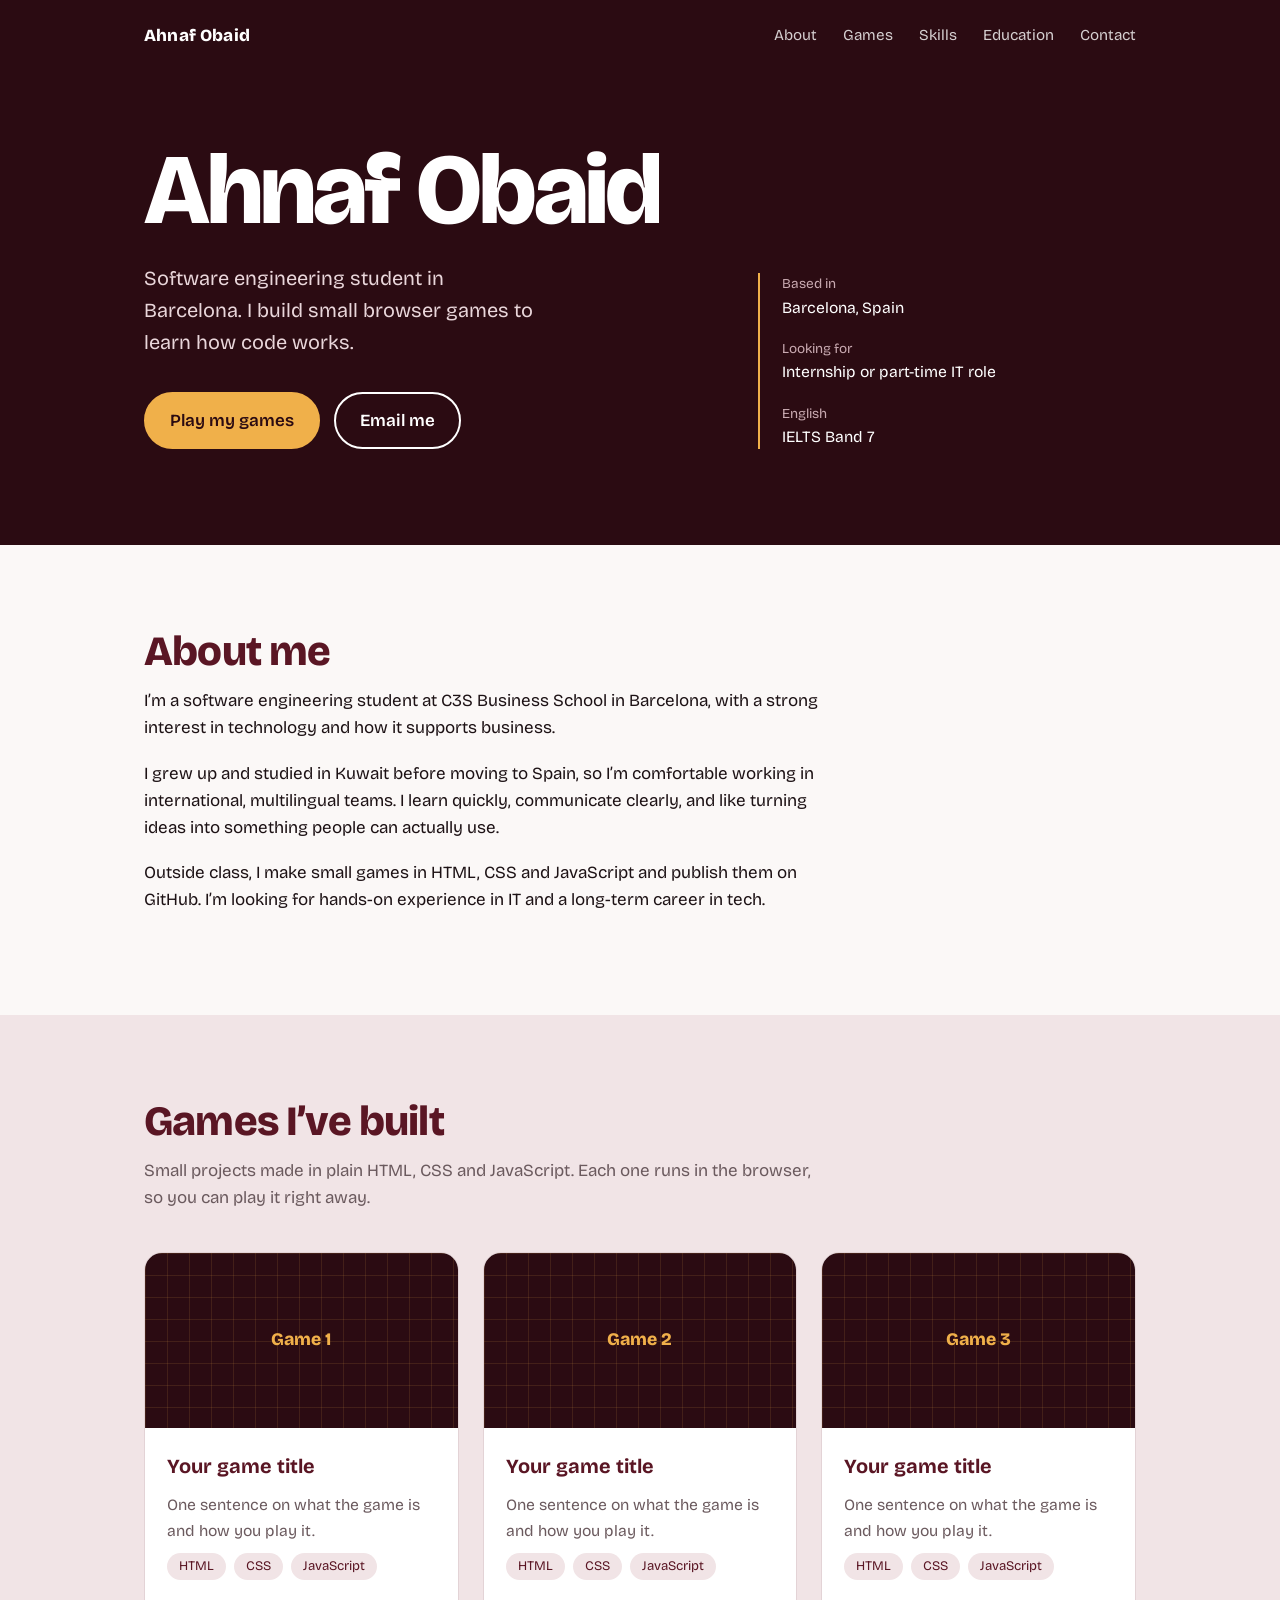
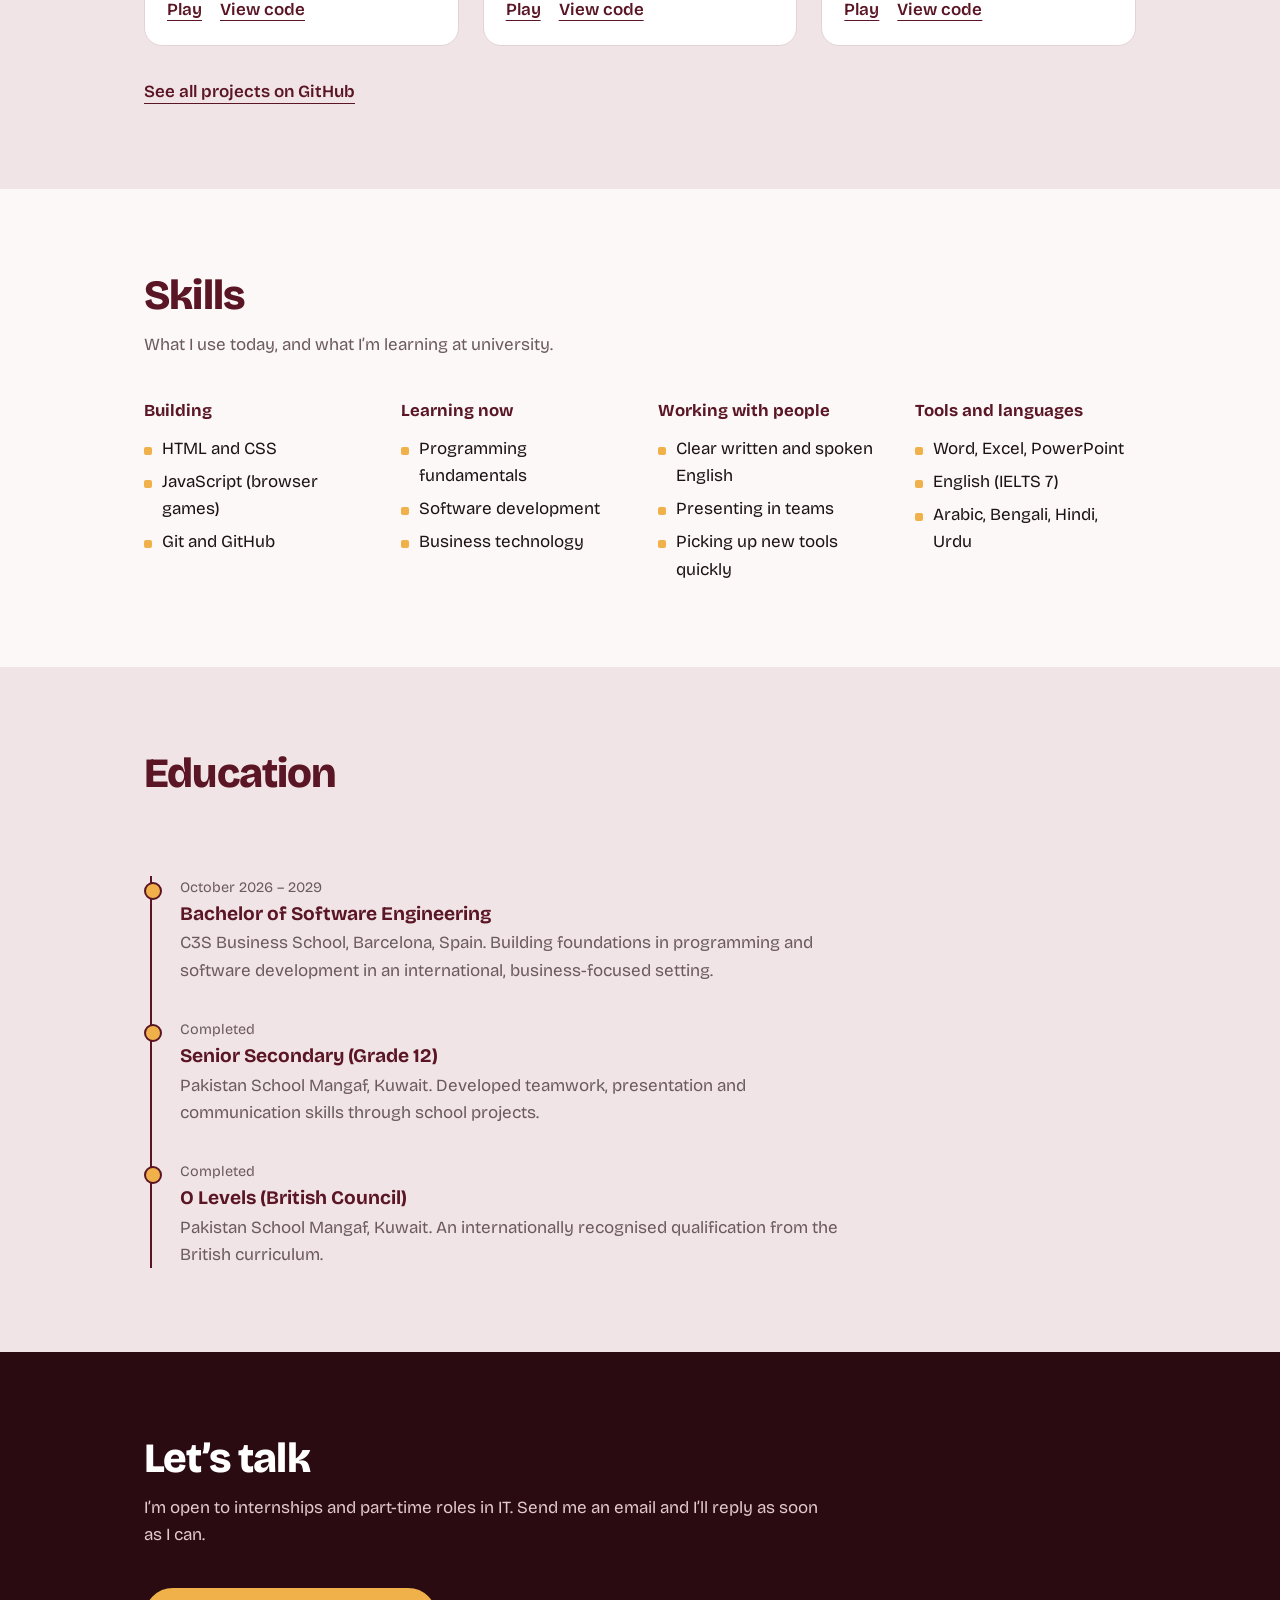
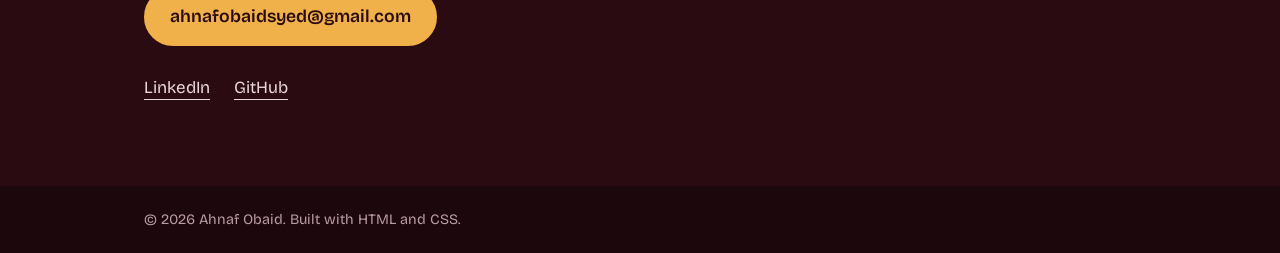
<file: index.html>
<!DOCTYPE html>
<html lang="en">
<head>
<meta charset="utf-8">
<meta name="viewport" content="width=device-width, initial-scale=1">
<title>Ahnaf Obaid – Software Engineering Student</title>
<meta name="description" content="Software engineering student in Barcelona building small browser games with HTML, CSS and JavaScript. Open to internships and part-time IT roles.">
<link rel="icon" type="image/jpeg" href="favicon.jpeg">
<link rel="apple-touch-icon" href="favicon.jpeg">
<link rel="preconnect" href="https://fonts.googleapis.com">
<link rel="preconnect" href="https://fonts.gstatic.com" crossorigin>
<link href="https://fonts.googleapis.com/css2?family=Bricolage+Grotesque:opsz,wght@12..96,400;12..96,600;12..96,800&display=swap" rel="stylesheet">
<style>
:root{
  --wine:#2b0b12; --burgundy:#5a1624; --rose:#f1e4e6; --paper:#fbf8f7;
  --ink:#1d1215; --muted:#6b5a5e; --amber:#f0b04a; --line:#e3d3d6;
  --font:"Bricolage Grotesque",system-ui,-apple-system,"Segoe UI",Roboto,Arial,sans-serif;
}
*{box-sizing:border-box;margin:0;padding:0}
html{scroll-behavior:smooth}
body{font-family:var(--font);background:var(--paper);color:var(--ink);line-height:1.6;font-size:1.0625rem}
a{color:inherit}
:focus-visible{outline:3px solid var(--amber);outline-offset:3px;border-radius:4px}
.wrap{max-width:1040px;margin:0 auto;padding:0 24px}

/* header */
header{background:var(--wine);color:#fff}
nav{display:flex;justify-content:space-between;align-items:center;padding:22px 0}
nav .logo{font-weight:800;letter-spacing:.01em;text-decoration:none}
nav ul{display:flex;gap:26px;list-style:none;font-size:.95rem}
nav ul a{text-decoration:none;opacity:.8}
nav ul a:hover{opacity:1;text-decoration:underline;text-underline-offset:6px}

/* hero */
.hero{padding:72px 0 96px;display:grid;grid-template-columns:1.5fr 1fr;gap:48px;align-items:end}
.hero h1{font-size:clamp(3rem,9vw,6.25rem);line-height:.95;font-weight:800;letter-spacing:-.03em}
.hero .role{margin-top:24px;font-size:1.25rem;max-width:30ch;color:#e9d6da}
.cta{display:flex;gap:14px;margin-top:34px;flex-wrap:wrap}
.btn{display:inline-block;padding:13px 24px;border-radius:999px;font-weight:600;text-decoration:none;border:2px solid #fff;transition:background .15s,color .15s}
.btn.solid{background:var(--amber);border-color:var(--amber);color:var(--wine)}
.btn.solid:hover{background:#fff;border-color:#fff}
.btn.ghost:hover{background:#fff;color:var(--wine)}
.facts{border-left:2px solid var(--amber);padding-left:22px;display:grid;gap:18px;font-size:.98rem}
.facts dt{color:#c9aab1;font-size:.85rem}
.facts dd{color:#fff}

/* sections */
section{padding:84px 0}
section.tint{background:var(--rose)}
h2{font-size:clamp(1.9rem,4vw,2.6rem);line-height:1.1;letter-spacing:-.02em;font-weight:800;margin-bottom:12px;color:var(--burgundy)}
.lead{max-width:62ch;color:var(--muted);margin-bottom:40px}
.about p{max-width:64ch;margin-bottom:18px}

/* games */
.games{display:grid;grid-template-columns:repeat(auto-fit,minmax(280px,1fr));gap:24px}
.game{background:#fff;border:1px solid var(--line);border-radius:18px;overflow:hidden;display:flex;flex-direction:column}
.game .screen{aspect-ratio:16/9;background:var(--wine);display:grid;place-items:center;color:var(--amber);font-weight:800;font-size:1.1rem;
  background-image:linear-gradient(rgba(240,176,74,.12) 1px,transparent 1px),linear-gradient(90deg,rgba(240,176,74,.12) 1px,transparent 1px);background-size:22px 22px}
.game .body{padding:22px;display:flex;flex-direction:column;gap:10px;flex:1}
.game h3{font-size:1.25rem;color:var(--burgundy)}
.game p{color:var(--muted);font-size:.98rem;flex:1}
.tags{display:flex;gap:8px;flex-wrap:wrap}
.tags span{background:var(--rose);color:var(--burgundy);font-size:.82rem;padding:3px 12px;border-radius:999px}
.links{display:flex;gap:18px;margin-top:6px;font-weight:600}
.links a{color:var(--burgundy);text-underline-offset:5px}
.more{margin-top:32px}
.more a{font-weight:600;color:var(--burgundy);text-underline-offset:6px}

/* skills */
.skills{display:grid;grid-template-columns:repeat(auto-fit,minmax(220px,1fr));gap:36px}
.skills h3{font-size:1.05rem;color:var(--burgundy);margin-bottom:10px}
.skills ul{list-style:none;display:grid;gap:6px}
.skills li{padding-left:18px;position:relative}
.skills li::before{content:"";position:absolute;left:0;top:.7em;width:8px;height:8px;background:var(--amber);border-radius:2px}

/* education timeline */
.timeline{list-style:none;border-left:2px solid var(--burgundy);margin-left:6px}
.timeline li{padding:0 0 34px 28px;position:relative}
.timeline li:last-child{padding-bottom:0}
.timeline li::before{content:"";position:absolute;left:-8px;top:6px;width:14px;height:14px;border-radius:50%;background:var(--amber);border:2px solid var(--burgundy)}
.timeline .when{font-size:.9rem;color:var(--muted)}
.timeline h3{font-size:1.2rem;color:var(--burgundy)}
.timeline p{color:var(--muted);max-width:60ch}

/* contact */
.contact{background:var(--wine);color:#fff}
.contact h2{color:#fff}
.contact .lead{color:#e0c9ce}
.contact .btn.solid{font-size:1.1rem}
.social{display:flex;gap:24px;margin-top:28px;flex-wrap:wrap}
.social a{color:#e9d6da;text-underline-offset:6px}
footer{background:#1c070c;color:#b99ca3;padding:22px 0;font-size:.9rem}

@media (max-width:760px){
  .hero{grid-template-columns:1fr;padding:48px 0 64px}
  nav ul{gap:16px;font-size:.88rem}
  section{padding:60px 0}
}
@media (prefers-reduced-motion:reduce){html{scroll-behavior:auto}.btn{transition:none}}
</style>
</head>
<body>

<header>
  <div class="wrap">
    <nav aria-label="Main">
      <a class="logo" href="#top">Ahnaf Obaid</a>
      <ul>
        <li><a href="#about">About</a></li>
        <li><a href="#games">Games</a></li>
        <li><a href="#skills">Skills</a></li>
        <li><a href="#education">Education</a></li>
        <li><a href="#contact">Contact</a></li>
      </ul>
    </nav>
    <div class="hero" id="top">
      <div>
        <h1>Ahnaf Obaid</h1>
        <p class="role">Software engineering student in Barcelona. I build small browser games to learn how code works.</p>
        <div class="cta">
          <a class="btn solid" href="#games">Play my games</a>
          <a class="btn ghost" href="mailto:ahnafobaidsyed@gmail.com">Email me</a>
        </div>
      </div>
      <dl class="facts">
        <div><dt>Based in</dt><dd>Barcelona, Spain</dd></div>
        <div><dt>Looking for</dt><dd>Internship or part-time IT role</dd></div>
        <div><dt>English</dt><dd>IELTS Band 7</dd></div>
      </dl>
    </div>
  </div>
</header>

<main>
  <section id="about" class="about">
    <div class="wrap">
      <h2>About me</h2>
      <p>I’m a software engineering student at C3S Business School in Barcelona, with a strong interest in technology and how it supports business.</p>
      <p>I grew up and studied in Kuwait before moving to Spain, so I’m comfortable working in international, multilingual teams. I learn quickly, communicate clearly, and like turning ideas into something people can actually use.</p>
      <p>Outside class, I make small games in HTML, CSS and JavaScript and publish them on GitHub. I’m looking for hands-on experience in IT and a long-term career in tech.</p>
    </div>
  </section>

  <section id="games" class="tint">
    <div class="wrap">
      <h2>Games I’ve built</h2>
      <p class="lead">Small projects made in plain HTML, CSS and JavaScript. Each one runs in the browser, so you can play it right away.</p>
      <div class="games">

        <!-- EDIT: replace title, description, and both links for each game -->
        <article class="game">
          <div class="screen" aria-hidden="true">Game 1</div>
          <div class="body">
            <h3>Your game title</h3>
            <p>One sentence on what the game is and how you play it.</p>
            <div class="tags"><span>HTML</span><span>CSS</span><span>JavaScript</span></div>
            <div class="links">
              <a href="https://ahnafobaid.github.io/YOUR-GAME-FOLDER/">Play</a>
              <a href="https://github.com/ahnafobaid/YOUR-REPO-NAME">View code</a>
            </div>
          </div>
        </article>

        <article class="game">
          <div class="screen" aria-hidden="true">Game 2</div>
          <div class="body">
            <h3>Your game title</h3>
            <p>One sentence on what the game is and how you play it.</p>
            <div class="tags"><span>HTML</span><span>CSS</span><span>JavaScript</span></div>
            <div class="links">
              <a href="https://ahnafobaid.github.io/YOUR-GAME-FOLDER/">Play</a>
              <a href="https://github.com/ahnafobaid/YOUR-REPO-NAME">View code</a>
            </div>
          </div>
        </article>

        <article class="game">
          <div class="screen" aria-hidden="true">Game 3</div>
          <div class="body">
            <h3>Your game title</h3>
            <p>One sentence on what the game is and how you play it.</p>
            <div class="tags"><span>HTML</span><span>CSS</span><span>JavaScript</span></div>
            <div class="links">
              <a href="https://ahnafobaid.github.io/YOUR-GAME-FOLDER/">Play</a>
              <a href="https://github.com/ahnafobaid/YOUR-REPO-NAME">View code</a>
            </div>
          </div>
        </article>

      </div>
      <p class="more"><a href="https://github.com/ahnafobaid">See all projects on GitHub</a></p>
    </div>
  </section>

  <section id="skills">
    <div class="wrap">
      <h2>Skills</h2>
      <p class="lead">What I use today, and what I’m learning at university.</p>
      <div class="skills">
        <div>
          <h3>Building</h3>
          <ul><li>HTML and CSS</li><li>JavaScript (browser games)</li><li>Git and GitHub</li></ul>
        </div>
        <div>
          <h3>Learning now</h3>
          <ul><li>Programming fundamentals</li><li>Software development</li><li>Business technology</li></ul>
        </div>
        <div>
          <h3>Working with people</h3>
          <ul><li>Clear written and spoken English</li><li>Presenting in teams</li><li>Picking up new tools quickly</li></ul>
        </div>
        <div>
          <h3>Tools and languages</h3>
          <ul><li>Word, Excel, PowerPoint</li><li>English (IELTS 7)</li><li>Arabic, Bengali, Hindi, Urdu</li></ul>
        </div>
      </div>
    </div>
  </section>

  <section id="education" class="tint">
    <div class="wrap">
      <h2>Education</h2>
      <p class="lead">&nbsp;</p>
      <ol class="timeline">
        <li>
          <div class="when">October 2026 – 2029</div>
          <h3>Bachelor of Software Engineering</h3>
          <p>C3S Business School, Barcelona, Spain. Building foundations in programming and software development in an international, business-focused setting.</p>
        </li>
        <li>
          <div class="when">Completed</div>
          <h3>Senior Secondary (Grade 12)</h3>
          <p>Pakistan School Mangaf, Kuwait. Developed teamwork, presentation and communication skills through school projects.</p>
        </li>
        <li>
          <div class="when">Completed</div>
          <h3>O Levels (British Council)</h3>
          <p>Pakistan School Mangaf, Kuwait. An internationally recognised qualification from the British curriculum.</p>
        </li>
      </ol>
    </div>
  </section>

  <section id="contact" class="contact">
    <div class="wrap">
      <h2>Let’s talk</h2>
      <p class="lead">I’m open to internships and part-time roles in IT. Send me an email and I’ll reply as soon as I can.</p>
      <a class="btn solid" href="mailto:ahnafobaidsyed@gmail.com">ahnafobaidsyed@gmail.com</a>
      <div class="social">
        <a href="https://www.linkedin.com/in/ahnaf-obaid-syed-2462413b5/">LinkedIn</a>
        <a href="https://github.com/ahnafobaid">GitHub</a>
      </div>
    </div>
  </section>
</main>

<footer><div class="wrap">© 2026 Ahnaf Obaid. Built with HTML and CSS.</div></footer>

</body>
</html>
</file>
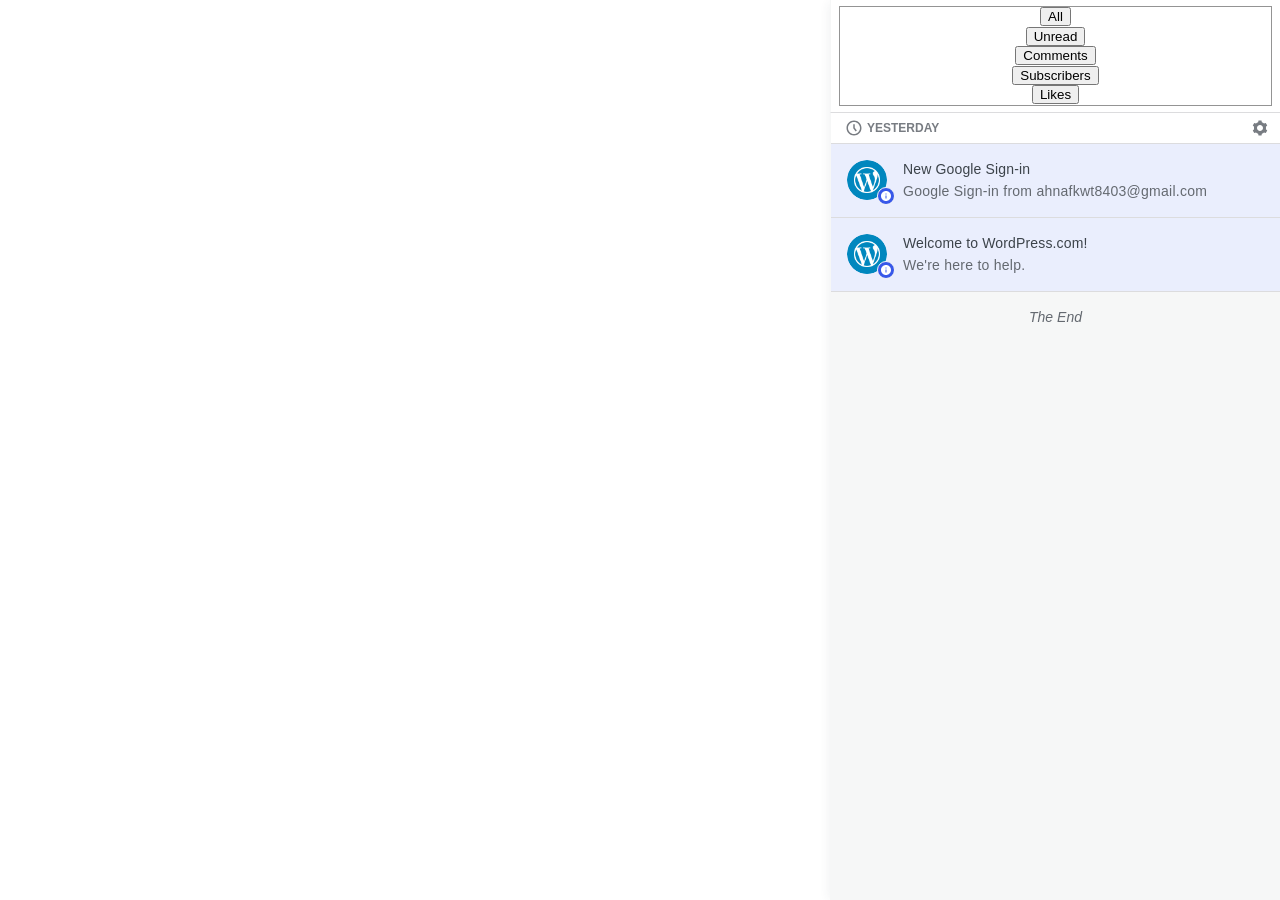
<file: saved_resource.html>
<!DOCTYPE html>
<!-- saved from url=(0102)https://wordpress.com/widgets/notifications/?v=c4e72fbee2d&locale=en#https://ahnafobaid.wordpress.com/ -->
<html><head><meta http-equiv="Content-Type" content="text/html; charset=UTF-8"><meta http-equiv="X-UA-Compatible" content="IE=9"><title>Notifications</title><meta name="viewport" content="width=device-width,initial-scale=1,maximum-scale=1,user-scalable=no"><meta name="mobile-web-app-capable" content="yes"><meta name="git-describe" content="c4e72fbee2d"><link href="./build.min.css" rel="stylesheet"><style data-emotion="css" data-s=""></style></head><body class="wpnc font-smoothing-antialiased"><div class="wpnc__main"><div class="color-scheme is-global"><div class="wpnc__note-list" id="wpnc__note-list"><div class="wpnc__filter"><div class="components-base-control css-2jxl4k ej5x27r4"><div class="components-base-control__field css-1chyuqs ej5x27r3"><label data-wp-c16t="true" data-wp-component="VisuallyHidden" for="wp-components-base-control-0" class="components-visually-hidden" data-visually-hidden="" style="border: 0px; clip: rect(1px, 1px, 1px, 1px); clip-path: inset(50%); height: 1px; margin: -1px; overflow: hidden; padding: 0px; position: absolute; width: 1px; overflow-wrap: normal; word-break: normal;">Filter Notifications</label><div role="radiogroup" aria-label="Filter Notifications" data-wp-c16t="true" data-wp-component="ToggleGroupControl" class="css-1kq6ota components-toggle-group-control" id="wp-components-base-control-0"><div class="css-1abtnze et6ln9s1"><button type="button" data-wp-c16t="true" data-wp-component="ToggleGroupControlOptionBase" aria-label="All" id="wp-components-base-control-0-0" class="css-w4pm5s components-toggle-group-control-option-base" data-value="all" aria-checked="true" data-active-item="true" role="radio" name="_r_0_" value="all"><div class="css-1v0f2i8 et6ln9s0">All</div></button></div><div class="css-1abtnze et6ln9s1"><button type="button" data-wp-c16t="true" data-wp-component="ToggleGroupControlOptionBase" aria-label="Unread" id="wp-components-base-control-0-1" class="css-njvnx3 components-toggle-group-control-option-base" data-value="unread" aria-checked="false" role="radio" name="_r_0_" value="unread"><div class="css-1v0f2i8 et6ln9s0">Unread</div></button></div><div class="css-1abtnze et6ln9s1"><button type="button" data-wp-c16t="true" data-wp-component="ToggleGroupControlOptionBase" aria-label="Comments" id="wp-components-base-control-0-2" class="css-njvnx3 components-toggle-group-control-option-base" data-value="comments" aria-checked="false" role="radio" name="_r_0_" value="comments"><div class="css-1v0f2i8 et6ln9s0">Comments</div></button></div><div class="css-1abtnze et6ln9s1"><button type="button" data-wp-c16t="true" data-wp-component="ToggleGroupControlOptionBase" aria-label="Subscribers" id="wp-components-base-control-0-3" class="css-njvnx3 components-toggle-group-control-option-base" data-value="follows" aria-checked="false" role="radio" name="_r_0_" value="follows"><div class="css-1v0f2i8 et6ln9s0">Subscribers</div></button></div><div class="css-1abtnze et6ln9s1"><button type="button" data-wp-c16t="true" data-wp-component="ToggleGroupControlOptionBase" aria-label="Likes" id="wp-components-base-control-0-4" class="css-njvnx3 components-toggle-group-control-option-base" data-value="likes" aria-checked="false" role="radio" name="_r_0_" value="likes"><div class="css-1v0f2i8 et6ln9s0">Likes</div></button></div></div></div></div></div><button class="screen-reader-text">Close notifications</button><div class="wpnc__list-view"><ol class="wpnc__notes" aria-live="polite" aria-description="Press the Escape key to close the notifications, or continue navigating to read them."><li class="wpnc__time-group-wrap"><div class="wpnc__time-group-title"><span class="wpnc__time-title"><svg class="gridicon gridicons-time" fill="currentColor" height="18" width="18" xmlns="http://www.w3.org/2000/svg" viewBox="0 0 24 24"><title>Time</title><g><path d="M12 4c4.41 0 8 3.59 8 8s-3.59 8-8 8-8-3.59-8-8 3.59-8 8-8m0-2C6.477 2 2 6.477 2 12s4.477 10 10 10 10-4.477 10-10S17.523 2 12 2zm3.8 13.4L13 11.667V7h-2v5.333l3.2 4.266 1.6-1.2z"></path></g></svg>Yesterday</span><span class="wpnc__settings" aria-label="Open notification settings" role="button" tabindex="0"><svg class="gridicon gridicons-cog" fill="currentColor" height="18" width="18" xmlns="http://www.w3.org/2000/svg" viewBox="0 0 24 24"><title>Open notification settings</title><g><path d="M20,12c0-0.568-0.061-1.122-0.174-1.656l1.834-1.612l-2-3.464l-2.322,0.786c-0.819-0.736-1.787-1.308-2.859-1.657L14,2h-4L9.521,4.396c-1.072,0.349-2.04,0.921-2.859,1.657L4.34,5.268l-2,3.464l1.834,1.612C4.061,10.878,4,11.432,4,12s0.061,1.122,0.174,1.656L2.34,15.268l2,3.464l2.322-0.786c0.819,0.736,1.787,1.308,2.859,1.657L10,22h4l0.479-2.396c1.072-0.349,2.039-0.921,2.859-1.657l2.322,0.786l2-3.464l-1.834-1.612C19.939,13.122,20,12.568,20,12z M12,16c-2.209,0-4-1.791-4-4c0-2.209,1.791-4,4-4c2.209,0,4,1.791,4,4C16,14.209,14.209,16,12,16z"></path></g></svg></span></div></li><li id="note-10174624050" class="wpnc__note wpnc__social_login_connection unread" tabindex="0" role="listitem" aria-controls="note-details-10174624050" aria-selected="false"><div class="wpnc__summary"><div class="wpnc__note-icon"><div class="image-preloader"><img src="./wordpress-2x.png"></div><span class="wpnc__gridicon"><svg class="gridicon gridicons-info" fill="currentColor" height="12" width="12" xmlns="http://www.w3.org/2000/svg" viewBox="0 0 24 24"><title>Info</title><g><path d="M12 2C6.477 2 2 6.477 2 12s4.477 10 10 10 10-4.477 10-10S17.523 2 12 2zm1 15h-2v-6h2v6zm0-8h-2V7h2v2z"></path></g></svg></span></div><div class="wpnc__text-summary"><div class="wpnc__subject">New Google Sign-in</div><div class="wpnc__excerpt">Google Sign-in from ahnafkwt8403@gmail.com</div></div></div></li><li id="note-10174623997" class="wpnc__note wpnc__welcome_to_wordpress_com unread" tabindex="0" role="listitem" aria-controls="note-details-10174623997" aria-selected="false"><div class="wpnc__summary"><div class="wpnc__note-icon"><div class="image-preloader"><img src="./wordpress-2x.png"></div><span class="wpnc__gridicon"><svg class="gridicon gridicons-info" fill="currentColor" height="12" width="12" xmlns="http://www.w3.org/2000/svg" viewBox="0 0 24 24"><title>Info</title><g><path d="M12 2C6.477 2 2 6.477 2 12s4.477 10 10 10 10-4.477 10-10S17.523 2 12 2zm1 15h-2v-6h2v6zm0-8h-2V7h2v2z"></path></g></svg></span></div><div class="wpnc__text-summary"><div class="wpnc__subject">Welcome to WordPress.com!</div><div class="wpnc__excerpt">We're here to help.</div></div></div></li><div class="wpnc__done-message">The End</div></ol></div></div><div class="wpnc__status-bar" style="display: none;"><span></span><span></span><button class="wpnc__close-link"><svg class="gridicon gridicons-cross" fill="currentColor" height="18" width="18" xmlns="http://www.w3.org/2000/svg" viewBox="0 0 24 24"><title>Dismiss</title><g><path d="M18.36 19.78L12 13.41l-6.36 6.37-1.42-1.42L10.59 12 4.22 5.64l1.42-1.42L12 10.59l6.36-6.36 1.41 1.41L13.41 12l6.36 6.36z"></path></g></svg></button></div><div class="wpnc__single-view"></div></div></div><script charset="UTF-8" src="./w(2).js.download"></script><script src="./build.min.js.download"></script><iframe src="./saved_resource(9).html" style="display: none;"></iframe></body></html>
</file>
<file: build.min.css>
.wpnc__note .wpnc__body .wpnc__pending-approval-section{margin:0 0 0 14px;box-shadow:inset 4px 0 0 #9d6e00}.wpnc__main .wpnc-pending-approval-badge{padding:12px}.wpnc-pending-approval-badge{display:flex;align-items:center;gap:8px;padding:12px;background-color:color-mix(in srgb, #9d6e00 10%, transparent);font-size:13px;color:#2c3338}.wpnc-pending-approval-badge svg{fill:#9d6e00;flex-shrink:0}@media screen{:root[data-theme=dark] .wpnc-pending-approval-badge svg{fill:#f5c15c}}@media screen and (prefers-color-scheme: dark){:root[data-theme=system] .wpnc-pending-approval-badge svg{fill:#f5c15c}}.wpnc-pending-approval-badge .wpnc-pending-approval-badge__text{font-weight:500;color:#4f3500}@media screen{:root[data-theme=dark] .wpnc-pending-approval-badge .wpnc-pending-approval-badge__text{color:#f5c15c}}@media screen and (prefers-color-scheme: dark){:root[data-theme=system] .wpnc-pending-approval-badge .wpnc-pending-approval-badge__text{color:#f5c15c}}.wpnc-pending-approval-badge .wpnc-pending-approval-badge__link{margin-inline-start:auto;color:#4f3500;text-decoration:none;font-weight:500;opacity:.8;white-space:nowrap}@media screen{:root[data-theme=dark] .wpnc-pending-approval-badge .wpnc-pending-approval-badge__link{color:#f5c15c}}@media screen and (prefers-color-scheme: dark){:root[data-theme=system] .wpnc-pending-approval-badge .wpnc-pending-approval-badge__link{color:#f5c15c}}.wpnc-pending-approval-badge .wpnc-pending-approval-badge__link:hover{text-decoration:underline;opacity:1}
.wpnc__suggestions{position:relative;left:50%;transform:translate(-50%, 0);margin-top:5px;color:#3c434a;background:#fff;border:1px solid #c3c4c7;border-radius:3px;box-shadow:0 5px 6px color-mix(in srgb, #c3c4c7 50%, transparent);z-index:20010;font-family:-apple-system,BlinkMacSystemFont,"Segoe UI","Roboto","Oxygen-Sans","Ubuntu","Cantarell","Helvetica Neue",sans-serif;width:90%}.wpnc__suggestions ul{list-style:none;padding:0;margin:auto;background:#fff}.wpnc__suggestions ul li{display:block;box-sizing:content-box;padding:8px 10px;margin:0;border-bottom:1px solid #f6f7f7;cursor:pointer;line-height:24px;font-size:14px;height:24px;overflow:hidden}.wpnc__suggestions img{border-radius:50%;width:24px;height:24px;float:left;margin:0 10px 0 0}.wpnc__suggestions strong{font-weight:400;background:color-mix(in srgb, #7b90ff 25%, transparent)}.wpnc__suggestions .wpnc__username{float:left;display:inline-block;font-weight:400;padding:10px 0;margin:-10px 0 0}.wpnc__suggestions small{font-size:11px;font-weight:400;float:right;color:#8c8f94;display:inline-block}.wpnc__suggestions .cur{background:#3858e9;color:#fff}.wpnc__suggestions .cur strong,.wpnc__suggestions .cur .username strong{color:#fff;background:color-mix(in srgb, #7b90ff 45%, transparent)}.wpnc__suggestions .cur small{color:#fff}.rtl .wpnc__suggestions li{direction:ltr}.rtl .wpnc__suggestions img{float:right;margin:0 0 0 10px}.rtl .wpnc__suggestions .wpnc__username{float:left}.rtl .wpnc__suggestions.right img{float:left;margin:0 10px 0 0}.rtl .wpnc__suggestions.right .wpnc__username{float:right}@media(max-width: 400px){.wpnc__suggestions{width:100%;height:100%}}
@font-face{font-display:swap;font-family:Recoleta;font-weight:400;src:url(https://s1.wp.com/i/fonts/recoleta/extended/recoleta-400.woff2) format("woff2"),url(https://s1.wp.com/i/fonts/recoleta/extended/recoleta-400.woff) format("woff")}.wp-brand-font{font-family:"Noto Serif",Georgia,"Times New Roman",Times,serif;font-weight:400}[lang*=af] .wp-brand-font{font-family:"Recoleta","Noto Serif",Georgia,"Times New Roman",Times,serif}[lang*=ca] .wp-brand-font{font-family:"Recoleta","Noto Serif",Georgia,"Times New Roman",Times,serif}[lang*=cs] .wp-brand-font{font-family:"Recoleta","Noto Serif",Georgia,"Times New Roman",Times,serif}[lang*=da] .wp-brand-font{font-family:"Recoleta","Noto Serif",Georgia,"Times New Roman",Times,serif}[lang*=de] .wp-brand-font{font-family:"Recoleta","Noto Serif",Georgia,"Times New Roman",Times,serif}[lang*=en] .wp-brand-font{font-family:"Recoleta","Noto Serif",Georgia,"Times New Roman",Times,serif}[lang*=es] .wp-brand-font{font-family:"Recoleta","Noto Serif",Georgia,"Times New Roman",Times,serif}[lang*=eu] .wp-brand-font{font-family:"Recoleta","Noto Serif",Georgia,"Times New Roman",Times,serif}[lang*=fi] .wp-brand-font{font-family:"Recoleta","Noto Serif",Georgia,"Times New Roman",Times,serif}[lang*=fr] .wp-brand-font{font-family:"Recoleta","Noto Serif",Georgia,"Times New Roman",Times,serif}[lang*=gl] .wp-brand-font{font-family:"Recoleta","Noto Serif",Georgia,"Times New Roman",Times,serif}[lang*=hr] .wp-brand-font{font-family:"Recoleta","Noto Serif",Georgia,"Times New Roman",Times,serif}[lang*=hu] .wp-brand-font{font-family:"Recoleta","Noto Serif",Georgia,"Times New Roman",Times,serif}[lang*=id] .wp-brand-font{font-family:"Recoleta","Noto Serif",Georgia,"Times New Roman",Times,serif}[lang*=is] .wp-brand-font{font-family:"Recoleta","Noto Serif",Georgia,"Times New Roman",Times,serif}[lang*=it] .wp-brand-font{font-family:"Recoleta","Noto Serif",Georgia,"Times New Roman",Times,serif}[lang*=lv] .wp-brand-font{font-family:"Recoleta","Noto Serif",Georgia,"Times New Roman",Times,serif}[lang*=mt] .wp-brand-font{font-family:"Recoleta","Noto Serif",Georgia,"Times New Roman",Times,serif}[lang*=nb] .wp-brand-font{font-family:"Recoleta","Noto Serif",Georgia,"Times New Roman",Times,serif}[lang*=nl] .wp-brand-font{font-family:"Recoleta","Noto Serif",Georgia,"Times New Roman",Times,serif}[lang*=pl] .wp-brand-font{font-family:"Recoleta","Noto Serif",Georgia,"Times New Roman",Times,serif}[lang*=pt] .wp-brand-font{font-family:"Recoleta","Noto Serif",Georgia,"Times New Roman",Times,serif}[lang*=ro] .wp-brand-font{font-family:"Recoleta","Noto Serif",Georgia,"Times New Roman",Times,serif}[lang*=ru] .wp-brand-font{font-family:"Recoleta","Noto Serif",Georgia,"Times New Roman",Times,serif}[lang*=sk] .wp-brand-font{font-family:"Recoleta","Noto Serif",Georgia,"Times New Roman",Times,serif}[lang*=sl] .wp-brand-font{font-family:"Recoleta","Noto Serif",Georgia,"Times New Roman",Times,serif}[lang*=sq] .wp-brand-font{font-family:"Recoleta","Noto Serif",Georgia,"Times New Roman",Times,serif}[lang*=sr] .wp-brand-font{font-family:"Recoleta","Noto Serif",Georgia,"Times New Roman",Times,serif}[lang*=sv] .wp-brand-font{font-family:"Recoleta","Noto Serif",Georgia,"Times New Roman",Times,serif}[lang*=sw] .wp-brand-font{font-family:"Recoleta","Noto Serif",Georgia,"Times New Roman",Times,serif}[lang*=tr] .wp-brand-font{font-family:"Recoleta","Noto Serif",Georgia,"Times New Roman",Times,serif}[lang*=uz] .wp-brand-font{font-family:"Recoleta","Noto Serif",Georgia,"Times New Roman",Times,serif}.popover{font-size:.75rem;z-index:1000;position:absolute;top:0;left:0 /*rtl:ignore*/;right:auto /*rtl:ignore*/}.popover .popover__inner{background-color:#fff;border:1px solid #c3c4c7;border-radius:2px;box-shadow:0 2px 5px rgba(0,0,0,.1),0 0 56px rgba(0,0,0,.075);text-align:center;position:relative}.popover .popover__arrow{border:10px dashed #c3c4c7;height:0;line-height:0;position:absolute;width:0;z-index:1}.popover.fade{transition:opacity 100ms}.popover.is-top .popover__arrow,.popover.is-top-left .popover__arrow,.popover.is-top-right .popover__arrow{bottom:0 /*rtl:ignore*/;left:50% /*rtl:ignore*/;margin-left:-10px /*rtl:ignore*/;border-top-style:solid/*rtl:ignore*/;border-bottom:none/*rtl:ignore*/;border-left-color:transparent/*rtl:ignore*/;border-right-color:transparent/*rtl:ignore*/}.popover.is-top .popover__arrow::before,.popover.is-top-left .popover__arrow::before,.popover.is-top-right .popover__arrow::before{bottom:2px /*rtl:ignore*/;border:10px solid #fff;content:" ";position:absolute;left:50% /*rtl:ignore*/;margin-left:-10px /*rtl:ignore*/;border-top-style:solid/*rtl:ignore*/;border-bottom:none/*rtl:ignore*/;border-left-color:transparent/*rtl:ignore*/;border-right-color:transparent/*rtl:ignore*/}.popover.is-bottom .popover__arrow,.popover.is-bottom-left .popover__arrow,.popover.is-bottom-right .popover__arrow{top:0 /*rtl:ignore*/;left:50% /*rtl:ignore*/;margin-left:-10px /*rtl:ignore*/;border-bottom-style:solid/*rtl:ignore*/;border-top:none/*rtl:ignore*/;border-left-color:transparent/*rtl:ignore*/;border-right-color:transparent/*rtl:ignore*/}.popover.is-bottom .popover__arrow::before,.popover.is-bottom-left .popover__arrow::before,.popover.is-bottom-right .popover__arrow::before{top:2px /*rtl:ignore*/;border:10px solid #fff;content:" ";position:absolute;left:50% /*rtl:ignore*/;margin-left:-10px /*rtl:ignore*/;border-bottom-style:solid/*rtl:ignore*/;border-top:none/*rtl:ignore*/;border-left-color:transparent/*rtl:ignore*/;border-right-color:transparent/*rtl:ignore*/}.popover.is-left .popover__arrow,.popover.is-left-top .popover__arrow,.popover.is-left-bottom .popover__arrow{right:0 /*rtl:ignore*/;top:50% /*rtl:ignore*/;margin-top:-10px /*rtl:ignore*/;border-left-style:solid/*rtl:ignore*/;border-right:none/*rtl:ignore*/;border-top-color:transparent/*rtl:ignore*/;border-bottom-color:transparent/*rtl:ignore*/}.popover.is-left .popover__arrow::before,.popover.is-left-top .popover__arrow::before,.popover.is-left-bottom .popover__arrow::before{right:2px /*rtl:ignore*/;border:10px solid #fff;content:" ";position:absolute;top:50% /*rtl:ignore*/;margin-top:-10px /*rtl:ignore*/;border-left-style:solid/*rtl:ignore*/;border-right:none/*rtl:ignore*/;border-top-color:transparent/*rtl:ignore*/;border-bottom-color:transparent/*rtl:ignore*/}.popover.is-right .popover__arrow,.popover.is-right-top .popover__arrow,.popover.is-right-bottom .popover__arrow{left:0 /*rtl:ignore*/;top:50% /*rtl:ignore*/;margin-top:-10px /*rtl:ignore*/;border-right-style:solid/*rtl:ignore*/;border-left:none/*rtl:ignore*/;border-top-color:transparent/*rtl:ignore*/;border-bottom-color:transparent/*rtl:ignore*/}.popover.is-right .popover__arrow::before,.popover.is-right-top .popover__arrow::before,.popover.is-right-bottom .popover__arrow::before{left:2px /*rtl:ignore*/;border:10px solid #fff;content:" ";position:absolute;top:50% /*rtl:ignore*/;margin-top:-10px /*rtl:ignore*/;border-right-style:solid/*rtl:ignore*/;border-left:none/*rtl:ignore*/;border-top-color:transparent/*rtl:ignore*/;border-bottom-color:transparent/*rtl:ignore*/}.popover.is-top-left,.popover.is-bottom-left,.popover.is-top-right,.popover.is-bottom-right{padding-right:0;padding-left:0}.popover.is-top-left .popover__arrow,.popover.is-bottom-left .popover__arrow{left:auto /*rtl:ignore*/;right:5px /*rtl:ignore*/}.popover.is-top-right .popover__arrow,.popover.is-bottom-right .popover__arrow{left:15px /*rtl:ignore*/}.popover.is-top .popover__inner,.popover.is-top-left .popover__inner,.popover.is-top-right .popover__inner{top:-10px /*rtl:ignore*/}.popover.is-left .popover__inner,.popover.is-top-right .popover__inner,.popover.is-bottom-right .popover__inner{left:-10px /*rtl:ignore*/}.popover.is-bottom .popover__inner,.popover.is-bottom-left .popover__inner,.popover.is-bottom-right .popover__inner{top:10px /*rtl:ignore*/}.popover.is-right .popover__inner,.popover.is-top-left .popover__inner,.popover.is-bottom-left .popover__inner{left:10px /*rtl:ignore*/}.popover.is-dialog-visible{z-index:100300}
@font-face{font-display:swap;font-family:Recoleta;font-weight:400;src:url(https://s1.wp.com/i/fonts/recoleta/extended/recoleta-400.woff2) format("woff2"),url(https://s1.wp.com/i/fonts/recoleta/extended/recoleta-400.woff) format("woff")}.wp-brand-font{font-family:"Noto Serif",Georgia,"Times New Roman",Times,serif;font-weight:400}[lang*=af] .wp-brand-font{font-family:"Recoleta","Noto Serif",Georgia,"Times New Roman",Times,serif}[lang*=ca] .wp-brand-font{font-family:"Recoleta","Noto Serif",Georgia,"Times New Roman",Times,serif}[lang*=cs] .wp-brand-font{font-family:"Recoleta","Noto Serif",Georgia,"Times New Roman",Times,serif}[lang*=da] .wp-brand-font{font-family:"Recoleta","Noto Serif",Georgia,"Times New Roman",Times,serif}[lang*=de] .wp-brand-font{font-family:"Recoleta","Noto Serif",Georgia,"Times New Roman",Times,serif}[lang*=en] .wp-brand-font{font-family:"Recoleta","Noto Serif",Georgia,"Times New Roman",Times,serif}[lang*=es] .wp-brand-font{font-family:"Recoleta","Noto Serif",Georgia,"Times New Roman",Times,serif}[lang*=eu] .wp-brand-font{font-family:"Recoleta","Noto Serif",Georgia,"Times New Roman",Times,serif}[lang*=fi] .wp-brand-font{font-family:"Recoleta","Noto Serif",Georgia,"Times New Roman",Times,serif}[lang*=fr] .wp-brand-font{font-family:"Recoleta","Noto Serif",Georgia,"Times New Roman",Times,serif}[lang*=gl] .wp-brand-font{font-family:"Recoleta","Noto Serif",Georgia,"Times New Roman",Times,serif}[lang*=hr] .wp-brand-font{font-family:"Recoleta","Noto Serif",Georgia,"Times New Roman",Times,serif}[lang*=hu] .wp-brand-font{font-family:"Recoleta","Noto Serif",Georgia,"Times New Roman",Times,serif}[lang*=id] .wp-brand-font{font-family:"Recoleta","Noto Serif",Georgia,"Times New Roman",Times,serif}[lang*=is] .wp-brand-font{font-family:"Recoleta","Noto Serif",Georgia,"Times New Roman",Times,serif}[lang*=it] .wp-brand-font{font-family:"Recoleta","Noto Serif",Georgia,"Times New Roman",Times,serif}[lang*=lv] .wp-brand-font{font-family:"Recoleta","Noto Serif",Georgia,"Times New Roman",Times,serif}[lang*=mt] .wp-brand-font{font-family:"Recoleta","Noto Serif",Georgia,"Times New Roman",Times,serif}[lang*=nb] .wp-brand-font{font-family:"Recoleta","Noto Serif",Georgia,"Times New Roman",Times,serif}[lang*=nl] .wp-brand-font{font-family:"Recoleta","Noto Serif",Georgia,"Times New Roman",Times,serif}[lang*=pl] .wp-brand-font{font-family:"Recoleta","Noto Serif",Georgia,"Times New Roman",Times,serif}[lang*=pt] .wp-brand-font{font-family:"Recoleta","Noto Serif",Georgia,"Times New Roman",Times,serif}[lang*=ro] .wp-brand-font{font-family:"Recoleta","Noto Serif",Georgia,"Times New Roman",Times,serif}[lang*=ru] .wp-brand-font{font-family:"Recoleta","Noto Serif",Georgia,"Times New Roman",Times,serif}[lang*=sk] .wp-brand-font{font-family:"Recoleta","Noto Serif",Georgia,"Times New Roman",Times,serif}[lang*=sl] .wp-brand-font{font-family:"Recoleta","Noto Serif",Georgia,"Times New Roman",Times,serif}[lang*=sq] .wp-brand-font{font-family:"Recoleta","Noto Serif",Georgia,"Times New Roman",Times,serif}[lang*=sr] .wp-brand-font{font-family:"Recoleta","Noto Serif",Georgia,"Times New Roman",Times,serif}[lang*=sv] .wp-brand-font{font-family:"Recoleta","Noto Serif",Georgia,"Times New Roman",Times,serif}[lang*=sw] .wp-brand-font{font-family:"Recoleta","Noto Serif",Georgia,"Times New Roman",Times,serif}[lang*=tr] .wp-brand-font{font-family:"Recoleta","Noto Serif",Georgia,"Times New Roman",Times,serif}[lang*=uz] .wp-brand-font{font-family:"Recoleta","Noto Serif",Georgia,"Times New Roman",Times,serif}.wpnc__main div,.wpnc__main span,.wpnc__main applet,.wpnc__main object,.wpnc__main iframe,.wpnc__main h1,.wpnc__main h2,.wpnc__main h3,.wpnc__main h4,.wpnc__main h5,.wpnc__main h6,.wpnc__main p,.wpnc__main blockquote,.wpnc__main pre,.wpnc__main a,.wpnc__main abbr,.wpnc__main acronym,.wpnc__main address,.wpnc__main big,.wpnc__main cite,.wpnc__main code,.wpnc__main del,.wpnc__main dfn,.wpnc__main em,.wpnc__main font,.wpnc__main ins,.wpnc__main kbd,.wpnc__main q,.wpnc__main s,.wpnc__main samp,.wpnc__main small,.wpnc__main strike,.wpnc__main strong,.wpnc__main sub,.wpnc__main sup,.wpnc__main tt,.wpnc__main var,.wpnc__main dl,.wpnc__main dt,.wpnc__main dd,.wpnc__main ol,.wpnc__main ul,.wpnc__main li,.wpnc__main fieldset,.wpnc__main form,.wpnc__main label,.wpnc__main legend,.wpnc__main table,.wpnc__main caption,.wpnc__main tbody,.wpnc__main tfoot,.wpnc__main thead,.wpnc__main tr,.wpnc__main th,.wpnc__main td{border:0;margin:0;font-family:inherit;font-size:100%;font-style:inherit;font-weight:inherit;outline:0;padding:0;vertical-align:baseline}.wpnc__main article,.wpnc__main aside,.wpnc__main details,.wpnc__main figcaption,.wpnc__main figure,.wpnc__main footer,.wpnc__main header,.wpnc__main hgroup,.wpnc__main nav,.wpnc__main section{display:block}.wpnc__main ol,.wpnc__main ul{list-style:none}.wpnc__main table{border-collapse:separate;border-spacing:0}.wpnc__main caption,.wpnc__main th,.wpnc__main td{font-weight:normal;text-align:left}.wpnc__main blockquote::before,.wpnc__main blockquote::after,.wpnc__main q::before,.wpnc__main q::after{content:""}.wpnc__main blockquote,.wpnc__main q{quotes:"" ""}.wpnc__main a:focus{outline:#7b90ff solid 2px}.wpnc__main a:hover,.wpnc__main a:active{outline:0}.wpnc__main a img{border:0}.wpnc__main input,.wpnc__main textarea{border-radius:0;appearance:none;overflow:auto}.wpnc__main input[type=radio],.wpnc__main input[type=checkbox]{-webkit-appearance:none}div.wpnc__note-actions::after,div.wpnc__user::after,.wpnc__main .wpnc__body::after,.wpnc__main .wpnc__summary::after{content:".";display:block;height:0;clear:both;visibility:hidden}.wpnc__main .wpnc__single-view .wpnc__user p .wpnc__user__username,.wpnc__main .wpnc__single-view .wpnc__user p a.wpnc__user__site,.wpnc__main .wpnc__single-view .wpnc__preface,.wpnc__main .wpnc__single-view .wpnc__summary p,.wpnc__main .wpnc__single-view .wpnc__header .wpnc__excerpt,.wpnc__main .wpnc__single-view .wpnc__header .wpnc__user__usertitle,.wpnc__main .wpnc__single-view .wpnc__user .wpnc__user__meta:not(.wpnc__user__bulleted) .wpnc__user__site,.wpnc__main .wpnc__single-view .wpnc__user p,.wpnc__main .wpnc__list-view .wpnc__text-summary .wpnc__excerpt,.wpnc__main .wpnc__list-view .wpnc__text-summary .wpnc__subject{overflow:hidden;text-overflow:ellipsis}.wpnc__main .wpnc__single-view .wpnc__preface,.wpnc__main .wpnc__single-view .wpnc__summary p,.wpnc__main .wpnc__single-view .wpnc__header .wpnc__excerpt,.wpnc__main .wpnc__single-view .wpnc__header .wpnc__user__usertitle,.wpnc__main .wpnc__single-view .wpnc__user .wpnc__user__meta:not(.wpnc__user__bulleted) .wpnc__user__site,.wpnc__main .wpnc__single-view .wpnc__user p,.wpnc__main .wpnc__list-view .wpnc__text-summary .wpnc__excerpt,.wpnc__main .wpnc__list-view .wpnc__text-summary .wpnc__subject{display:-webkit-box;-webkit-box-orient:vertical}.wpnc__single-view div.wpnc__user,.wpnc__main .wpnc__single-view .wpnc__header{border-bottom:1px solid #f6f7f7}.wpnc__single-view{animation-name:wpnc_fadeIn;animation-duration:.2s;animation-timing-function:ease-in}@keyframes wpnc_fadeIn{from{opacity:0}to{opacity:1}}.wpnc__note-actions .wpnc__reply-box textarea{margin:0;padding:7px 14px;width:100%;color:#3c434a;font-size:16px;line-height:1.5;border:1px solid #c3c4c7;background-color:#fff;transition:all .15s ease-in-out;box-sizing:border-box}.wpnc__note-actions .wpnc__reply-box textarea::placeholder{color:#8c8f94}.wpnc__note-actions .wpnc__reply-box textarea:hover{border-color:#a7aaad}.wpnc__note-actions .wpnc__reply-box textarea:focus{border-color:#3858e9;outline:none;box-shadow:0 0 0 2px #7b90ff}.wpnc__note-actions .wpnc__reply-box textarea:focus::-ms-clear{display:none}.wpnc__note-actions .wpnc__reply-box textarea:disabled{background:#fff;border-color:#f6f7f7;color:#f6f7f7}.wpnc__note-actions .wpnc__reply-box textarea:disabled:hover{cursor:default}.wpnc__note-actions .wpnc__reply-box textarea:disabled::placeholder{color:#f6f7f7}.wpnc__note-actions .wpnc__reply-box textarea{min-height:92px}.wpnc__main .wpnc__button{border:none;background:#fff;border-color:#c3c4c7;border-style:solid;border-width:1px 1px 2px;color:#3c434a;cursor:pointer;display:block;outline:0;overflow:hidden;font-weight:500;text-align:center;text-overflow:ellipsis;text-decoration:none;vertical-align:top;box-sizing:border-box;font-size:14px;line-height:21px;border-radius:4px;padding:7px 14px 9px;appearance:none}.wpnc__main .wpnc__button:hover{border-color:#a7aaad;color:#3c434a}.wpnc__main .wpnc__button:active{border-width:2px 1px 1px}.wpnc__main .wpnc__button:visited{color:#3c434a}.wpnc__main .wpnc__button[disabled],.wpnc__main .wpnc__button:disabled{color:#f6f7f7;background:#fff;border-color:#f6f7f7;cursor:default}.wpnc__main .wpnc__button[disabled]:active,.wpnc__main .wpnc__button:disabled:active{border-width:1px 1px 2px}.wpnc__main .wpnc__button:focus{border-color:#3858e9;box-shadow:0 0 0 2px #7b90ff}.wpnc__main .wpnc__button.is-compact{padding:7px;color:#787c82;font-size:11px;line-height:1;text-transform:uppercase}.wpnc__main .wpnc__button.is-compact:disabled{color:#f6f7f7}.wpnc__main .wpnc__button.is-compact .gridicon{top:4px;margin-top:-8px}.wpnc__main .wpnc__button.hidden{display:none}.wpnc__main .wpnc__button .gridicon{position:relative;top:4px;margin-top:-2px;width:18px;height:18px}.wpnc__main .wpnc__button.is-primary{background-color:#3858e9;border-color:#3858e9;color:#fff}.wpnc__main .wpnc__button.is-primary:active:not(:disabled),.wpnc__main .wpnc__button.is-primary:hover:not(:disabled),.wpnc__main .wpnc__button.is-primary:focus:not(:disabled){background-color:#2a46ce;border-color:#2a46ce;color:#fff}.wpnc__main .wpnc__button.is-primary[disabled],.wpnc__main .wpnc__button.is-primary:disabled,.wpnc__main .wpnc__button.is-primary.disabled{color:#a7aaad;background-color:#fff;border-color:#dcdcde}.wpnc__main .wpnc__button.is-primary.is-compact{color:#fff}.wpnc__main .wpnc__button.is-primary.is-rich{background-color:#3858e9;border-color:#3858e9}.wpnc__main .wpnc__button.is-primary.is-rich:active:not(:disabled),.wpnc__main .wpnc__button.is-primary.is-rich:hover:not(:disabled),.wpnc__main .wpnc__button.is-primary.is-rich:focus:not(:disabled){background-color:#183ad6;border-color:#183ad6}.wpnc__main .wpnc__button.is-scary{color:#d63638}.wpnc__main .wpnc__button.is-scary:hover,.wpnc__main .wpnc__button.is-scary:focus{border-color:#d63638}.wpnc__main .wpnc__button.is-scary:focus{box-shadow:0 0 0 2px #ff8085}.wpnc__main .wpnc__button.is-scary[disabled],.wpnc__main .wpnc__button.is-scary:disabled{color:#facfd2;border-color:#f6f7f7}.wpnc__main .wpnc__button.is-primary.is-scary{background:#d63638;border-color:#b32d2e;color:#fff}.wpnc__main .wpnc__button.is-primary.is-scary:hover,.wpnc__main .wpnc__button.is-primary.is-scary:focus{border-color:#240a0a}.wpnc__main .wpnc__button.is-primary.is-scary[disabled],.wpnc__main .wpnc__button.is-primary.is-scary:disabled{background:#ff8085;border-color:#f86368}.wpnc__main .wpnc__button.is-borderless{border:none;color:#787c82;padding-left:0;padding-right:0}.wpnc__main .wpnc__button.is-borderless:hover{color:#3c434a}.wpnc__main .wpnc__button.is-borderless:focus{box-shadow:none}.wpnc__main .wpnc__button.is-borderless .gridicon{width:auto;height:auto;top:6px}.wpnc__main .wpnc__button.is-borderless[disabled],.wpnc__main .wpnc__button.is-borderless:disabled{color:#f6f7f7;background:#fff;cursor:default}.wpnc__main .wpnc__button.is-borderless[disabled]:active,.wpnc__main .wpnc__button.is-borderless:disabled:active{border-width:0}.wpnc__main .wpnc__button.is-borderless.is-scary{color:#d63638}.wpnc__main .wpnc__button.is-borderless.is-scary:hover,.wpnc__main .wpnc__button.is-borderless.is-scary:focus{color:#b32d2e}.wpnc__main .wpnc__button.is-borderless.is-scary[disabled]{color:#facfd2}.wpnc__main .wpnc__button.is-borderless.is-compact{background:rgba(0,0,0,0);border-radius:0}.wpnc__main .wpnc__button.is-borderless.is-compact .gridicon{width:18px;height:18px;top:5px}.wpnc{margin:0}.wpnc__main{background-color:#fff;font-family:-apple-system,BlinkMacSystemFont,"Segoe UI","Roboto","Oxygen-Sans","Ubuntu","Cantarell","Helvetica Neue",sans-serif;font-size:14px;line-height:1.4;color:#3c434a;-webkit-font-smoothing:subpixel-antialiased}@media(min-resolution: 120dpi){body.font-smoothing-antialiased .wpnc__main{text-rendering:optimizeLegibility;-moz-osx-font-smoothing:grayscale;-webkit-font-smoothing:antialiased}}@media only screen and (max-width: 799px){.wpnc__main{background-color:#f6f7f7}}@media only screen and (min-width: 409px)and (max-width: 430px){.wpnc__main{background-color:#fff}}.wpnc__main b,.wpnc__main strong{font-weight:600}.wpnc__main a,.wpnc__main a:visited{color:#3858e9;text-decoration:none}.wpnc__main a:hover,.wpnc__main a:focus,.wpnc__main a:active{color:#3858e9}.wpnc__main button:not(.components-toggle-group-control-option-base){background-color:rgba(0,0,0,0);border:none;color:#3858e9;cursor:pointer;font-size:inherit;outline:none;margin:0;padding:0}.wpnc__main button:not(.components-toggle-group-control-option-base)[disabled]{color:#8c8f94;cursor:default}.wpnc__main header{border-bottom:1px solid #dcdcde;box-sizing:border-box;background-color:#fff;font-size:12px;height:39px;line-height:38px;padding:0 14px;text-align:center}.wpnc__main header nav{display:inline}.wpnc__main header nav>div{display:inline;float:right;margin-right:-5px}.wpnc__main header h1{color:#787c82;display:inline}.wpnc__main header button{line-height:38px}.wpnc__main header .wpnc__back{margin-left:-5px;display:inline;float:left}.wpnc__main header .wpnc__back .gridicon{margin-right:4px;vertical-align:-4px}.wpnc__main header .wpnc__prev,.wpnc__main header .wpnc__next{float:left;outline:none}.wpnc__main header .wpnc__prev .gridicon,.wpnc__main header .wpnc__next .gridicon{vertical-align:middle}.wpnc__main header .wpnc__prev{margin-right:8px}.wpnc__main header .disabled{opacity:.5}.wpnc__main .wpnc__list-view.wpnc__current{display:none}.wpnc__main .wpnc__single-view:not(.wpnc__current){display:none}.wpnc__main .gridicon{fill:currentColor}.wpnc__main .wpnc__user a:focus,.wpnc__main .wpnc__user a:focus span.wpnc__excerpt,.wpnc__main .wpnc__user button:focus{outline:#7b90ff solid 2px}.wpnc__main .wpnc__user .wpnc__user__site .wpnc__excerpt{margin:2px 0 0 2px}.wpnc__main .wpnc__user__username,.wpnc__main span.wpnc__user{font-weight:600}.wpnc__main .wpnc__user__username a.wpnc__user__home,.wpnc__main span.wpnc__user a.wpnc__user__home{color:#3c434a}.wpnc__main .wpnc__header a.wpnc__user{font-weight:600;color:#3c434a}.wpnc__main .wpnc__header a.wpnc__post{color:#646970}.wpnc__main .wpnc__header a.wpnc__post:hover{color:#3858e9}.wpnc__main span.wpnc__post{font-weight:600}.wpnc__main .wpnc__list-view .wpnc__time-group-title,.wpnc__main header h1,.wpnc__main header .wpnc__back{text-transform:uppercase;text-decoration:none;font-weight:600;font-size:12px}.wpnc__main .rtl header .back::after{transform:rotate(90deg)}.wpnc__main .wpnc__filter{width:100%;background-color:#fff;color:#646970;border-bottom:1px solid #dcdcde;border-left:1px solid #fff;text-align:center;height:38px;box-sizing:border-box;direction:ltr;display:table}.wpnc__main .wpnc__filter .components-base-control{padding:6px 8px}.wpnc__main .wpnc__filter .components-toggle-group-control{border:1px solid #949494}.wpnc__main .wpnc__filter .components-toggle-group-control>div{flex-basis:auto}.wpnc__main .wpnc__filter .components-toggle-group-control-option-base{padding:0 6px;white-space:nowrap;z-index:initial}.wpnc__main .wpnc__note-list:not(.is-note-open) .wpnc__filter{border-left:1px solid #f6f7f7}.wpnc__main .wpnc__list-view .wpnc__notes,.wpnc__main .error{background-color:#fff}.wpnc__main .wpnc__note{line-height:1.4;font-size:14px;font-weight:normal;position:relative;clear:both;border-bottom:1px solid #dcdcde}.wpnc__main .wpnc__note div.wpnc__body>p,.wpnc__main .wpnc__note div.wpnc__preface p{line-height:1.4;text-align:center}.wpnc__main .wpnc__note .wpnc__note-icon{display:block;width:40px;height:40px;position:relative;float:left;margin:0 16px 0 16px}.wpnc__main .wpnc__note .wpnc__note-icon img{width:40px;height:40px}.wpnc__main .wpnc__note .wpnc__note-icon .wpnc__gridicon{display:flex;align-items:center;justify-content:center;color:#fff;height:16px;width:16px;border-width:1px;border-style:solid;border-radius:50%}.wpnc__main .wpnc__done-message{background:#f6f7f7;color:#646970;text-align:center;line-height:50px;font-style:italic}.wpnc__main .wpnc__empty-notes-container{background-color:#f6f7f7}.wpnc__main .wpnc__empty-notes{text-align:center;position:relative;top:50%;padding:0 32px;transform:translateY(-50%)}.wpnc__main .wpnc__empty-notes h2{font:400 21px/24px -apple-system,BlinkMacSystemFont,"Segoe UI","Roboto","Oxygen-Sans","Ubuntu","Cantarell","Helvetica Neue",sans-serif;margin-bottom:4px}.wpnc__main .wpnc__empty-notes p{font:400 16px/24px -apple-system,BlinkMacSystemFont,"Segoe UI","Roboto","Oxygen-Sans","Ubuntu","Cantarell","Helvetica Neue",sans-serif}.wpnc__main .wpnc__loading-indicator{display:block;background-color:#f6f7f7;height:90px}.wpnc__main .wpnc__note-list{position:absolute;display:flex;flex-direction:column;top:0;right:0;left:0;bottom:0;overflow:hidden}.wpnc__main .wpnc__note-list:not(.is-note-open){box-shadow:-3px 1px 10px -2px color-mix(in srgb, #3c434a 7.5%, transparent)}.wpnc__main .wpnc__list-view{height:100%;background-color:#f6f7f7;overflow-y:scroll;-webkit-overflow-scrolling:touch;overscroll-behavior:contain;border-left:1px solid #f6f7f7}.wpnc__main .wpnc__list-view.is-empty-list{overflow-y:hidden}@media only screen and (min-width: 409px)and (max-width: 430px){.wpnc__main .wpnc__list-view{left:9px}}.wpnc__main .wpnc__list-view h1{text-align:center}.wpnc__main .wpnc__list-view .wpnc__note{cursor:pointer}.wpnc__main .wpnc__list-view .wpnc__note-icon .wpnc__gridicon{position:absolute;bottom:-5px;right:-8px;background-color:#a7aaad;border-color:#fff}.wpnc__main .wpnc__list-view .wpnc__note .wpnc__note-icon img{border-radius:50%}.wpnc__main .wpnc__list-view .unread .wpnc__note-icon .wpnc__gridicon{background:#3858e9;border-color:#f6f7f7}.wpnc__main .wpnc__list-view .wpnc__comment-unapproved .wpnc__note-icon .wpnc__gridicon{background:#9d6e00;border-color:#f5f1e1}.wpnc__main .wpnc__list-view .unread{background:color-mix(in srgb, #3858e9 10%, transparent)}.wpnc__main .wpnc__list-view .wpnc__traffic_surge .wpnc__note-icon img{width:32px;height:32px;background:#3858e9;border-color:#3858e9;border-width:4px;border-style:solid}.wpnc__main .wpnc__list-view .wpnc__note:focus,.wpnc__main .wpnc__list-view .wpnc__selected-note{box-shadow:inset 4px 0 0 #3858e9}.wpnc__main .wpnc__list-view .wpnc__note:focus.wpnc__comment-unapproved,.wpnc__main .wpnc__list-view .wpnc__selected-note.wpnc__comment-unapproved{box-shadow:inset 4px 0 0 #9d6e00}.wpnc__main .wpnc__list-view .wpnc__text-summary{padding:0 16px 0 72px;word-wrap:break-word;text-align:left}.wpnc__main .wpnc__list-view .wpnc__text-summary .wpnc__subject{max-height:4em;-webkit-line-clamp:3;font-size:14px;line-height:1.4;letter-spacing:.15px}.wpnc__main .wpnc__list-view .wpnc__text-summary .wpnc__subject .wpnc__gridicon{line-height:1;vertical-align:-3px;color:#8c8f94;padding:2px 5px 0 0}.wpnc__main .wpnc__list-view .wpnc__text-summary .wpnc__subject .wpnc__comment{font-weight:600}.wpnc__main .wpnc__list-view .wpnc__text-summary .wpnc__subject .wpnc__user__site{font-weight:600}.wpnc__main .wpnc__list-view .wpnc__text-summary .wpnc__subject .wpnc__site{font-weight:600}.wpnc__main .wpnc__list-view .wpnc__text-summary .wpnc__excerpt{max-height:3em;-webkit-line-clamp:2;color:#646970;font-size:14px;letter-spacing:.25px;padding-top:2px}.wpnc__main .wpnc__list-view .wpnc__time-group-title{align-items:center;display:flex;color:#787c82;padding:6px 0;background:color-mix(in srgb, #fff 95%, transparent);border-bottom:1px solid #dcdcde}.wpnc__main .wpnc__list-view .wpnc__time-group-title .gridicons-time{align-self:center;margin-left:14px;margin-right:4px}.wpnc__main .wpnc__list-view .wpnc__time-group-title .gridicons-cog{cursor:pointer;align-self:center;border-radius:2px;margin-left:auto;margin-right:11px}.wpnc__main .wpnc__list-view .wpnc__time-group-title .wpnc__time-title{align-items:center;display:flex;flex:1}.wpnc__main .wpnc__list-view .wpnc__time-group-wrap{height:31px;top:0;z-index:100;text-align:left;position:sticky}.wpnc__main .wpnc__list-view .wpnc__time-group-wrap .wpnc__settings,.wpnc__main .wpnc__list-view .wpnc__time-group-wrap .wpnc__keyboard-shortcuts-button{display:flex}.wpnc__main .wpnc__list-view .wpnc__time-group-wrap .wpnc__settings:focus svg,.wpnc__main .wpnc__list-view .wpnc__time-group-wrap .wpnc__keyboard-shortcuts-button:focus svg{outline:#7b90ff solid 2px}.wpnc__main .wpnc__list-view .wpnc__time-group-wrap .wpnc__keyboard-shortcuts-button{flex-grow:0;padding-right:8px;color:#787c82}.wpnc__main .wpnc__undo-item{background:#d63638;color:#fff}.wpnc__main .wpnc__undo-item p{padding-top:1em;padding-bottom:1em;display:flex;align-items:center}.wpnc__main .wpnc__undo-item .wpnc__undo-link{margin-left:1em;text-transform:uppercase;color:#fff}.wpnc__main .wpnc__undo-item .wpnc__undo-message{margin-left:2em}.wpnc__main button.wpnc__close-link{color:#fff;margin-left:auto;padding:0 10px;cursor:pointer;-webkit-user-select:none;user-select:none}.wpnc__main .error-view h1{text-align:center}.wpnc__main .wpnc__single-view{position:absolute;display:flex;flex-direction:column;height:100%;left:0;right:0;box-shadow:-3px 1px 10px -2px color-mix(in srgb, #3c434a 7.5%, transparent);background-color:#f6f7f7}@media only screen and (min-width: 480px){.wpnc__main .wpnc__single-view{border-left:1px solid #f6f7f7}}.wpnc__main .wpnc__single-view ol{height:100%;overflow-y:auto;-webkit-overflow-scrolling:touch}.wpnc__main .wpnc__single-view .wpnc__image{display:block;margin:auto;max-width:100%}.wpnc__main .wpnc__single-view .wpnc__user p{-webkit-line-clamp:1;font-size:14px}.wpnc__main .wpnc__single-view .wpnc__user p .wpnc__user__username,.wpnc__main .wpnc__single-view .wpnc__user p a.wpnc__user__site{white-space:nowrap;display:inline}.wpnc__main .wpnc__single-view .wpnc__user .wpnc__user__meta:not(.wpnc__user__bulleted) .wpnc__user__site{-webkit-line-clamp:1}.wpnc__main .wpnc__single-view .wpnc__header .wpnc__user__usertitle{-webkit-line-clamp:1;white-space:nowrap;display:block}.wpnc__main .wpnc__single-view .wpnc__header .wpnc__excerpt{color:var(--color-secondary);-webkit-line-clamp:1;white-space:nowrap;display:block}.wpnc__main .wpnc__single-view .wpnc__comment .wpnc__user p.wpnc__excerpt{color:var(--color-secondary);max-height:1.5em;font-size:14px}.wpnc__main .wpnc__single-view .wpnc__reply{color:#646970;padding:14px 0;border-bottom:1px solid #dcdcde}.wpnc__main .wpnc__single-view .wpnc__reply .wpnc__gridicon{padding:0 10px}.wpnc__main .wpnc__single-view .wpnc__reply .wpnc__gridicon .gridicon{vertical-align:top}.wpnc__main .wpnc__single-view .wpnc__reply a{font-weight:600;color:#646970;text-decoration:underline}.wpnc__main .wpnc__single-view .wpnc__note:not(.wpnc__current){display:none}.wpnc__main .wpnc__single-view .wpnc__note{background-color:#fff;border:none}.wpnc__main .wpnc__single-view .wpnc__note-icon .wpnc__gridicon{font-size:2em;background-color:#c3c4c7;border-color:#c3c4c7}.wpnc__main .wpnc__single-view .wpnc__summary{color:#646970}.wpnc__main .wpnc__single-view .wpnc__summary p{-webkit-line-clamp:3}.wpnc__main .wpnc__single-view .wpnc__preface{-webkit-line-clamp:3;margin-bottom:1em}.wpnc__main .wpnc__single-view .wpnc__preface p{display:inline}.wpnc__main .wpnc__single-view .wpnc__preface p::after{content:" "}.wpnc__main .wpnc__single-view .wpnc__preface p:first-of-type{display:block}.wpnc__main .wpnc__single-view .wpnc__time-group-title{display:none}.wpnc__main .wpnc__single-view .wpnc__time-group-wrap{display:none}.wpnc__main .wpnc__summary{padding:16px 0}.wpnc__main .time-notification{float:right;color:#646970;margin-left:.25em;line-height:1em;margin-top:.2em}.wpnc__main .wpnc__body .wpnc__paragraph{word-wrap:break-word;margin-top:16px}.wpnc__main .wpnc__body .wpnc__paragraph a{text-decoration:underline}.wpnc__main .wpnc__body .wpnc__paragraph a.wpnc__button,.wpnc__main .wpnc__body .wpnc__paragraph a.mention{text-decoration:none}.wpnc__main .wpnc__body .wpnc__paragraph span.list{display:inline-block;margin-left:2em}.wpnc__main .wpnc__body .wpnc__paragraph span.list br{content:" ";display:block}.wpnc__main .wpnc__body .wpnc__paragraph .wpnc__gridicon{vertical-align:text-top}.wpnc__main .wpnc__body .wpnc__paragraph pre{background:#f6f7f7;border:1px solid #c3c4c7;border-radius:3px;padding:4px;white-space:normal}.wpnc__main .wpnc__body .wpnc__paragraph pre code{border:none;background:none}.wpnc__main .wpnc__body .wpnc__paragraph code{font-family:Monaco,Consolas,"Andale Mono","DejaVu Sans Mono","Courier 10 Pitch",Courier,monospace;font-size:90%;color:#646970;background:#f6f7f7;border:1px solid #c3c4c7;border-radius:3px;padding:0 2px}.wpnc__main .wpnc__body .wpnc__paragraph ol.wpnc__ol--outside{margin-left:1.2em !important;list-style-position:outside !important;overflow:visible}.wpnc__main .wpnc__body .wpnc__paragraph hr.wpnc__hr-separator{width:100px;height:2px;margin:4px auto}.wpnc__main .wpnc__body .wpnc__paragraph:first-of-type{margin-top:0}.wpnc__main .wpnc__body .wpnc__body-list{list-style:disc;padding:0 16px}.wpnc__main .wpnc__body .wpnc__body-todo{list-style:none}.wpnc__main .wpnc__body .wpnc__body-todo .wpnc__todo-done::before{content:"◉ "}.wpnc__main .wpnc__body .wpnc__body-todo .wpnc__todo-not-done::before{content:"◎ "}.wpnc__main .wpnc__body blockquote{margin:0 14px 14px;font-style:italic;color:#646970;background:rgba(0,0,0,0)}.wpnc__main .wpnc__note-body--needs-top-spacing .wpnc__body{padding-top:16px}.wpnc__main .wpnc__single-view .wpnc__comment .wpnc__body .wpnc__user{border:none}.wpnc__main .wpnc__single-view img{max-width:128px;height:auto}.wpnc__main .wpnc__single-view .wpnc__badge .wpnc__body .wpnc__body-content .wpnc__paragraph{font-family:-apple-system,BlinkMacSystemFont,"Segoe UI","Roboto","Oxygen-Sans","Ubuntu","Cantarell","Helvetica Neue",sans-serif}.wpnc__main .wpnc__single-view .wpnc__badge img{display:block;margin:0 auto;padding:36px 16px 16px}.wpnc__main .wpnc__body .wpnc__body-content .wpnc__paragraph{font-family:-apple-system,BlinkMacSystemFont,"Segoe UI","Roboto","Oxygen-Sans","Ubuntu","Cantarell","Helvetica Neue",sans-serif;padding:0 16px;text-align:left}.wpnc__main .wpnc__body .wpnc__body-content .wpnc__paragraph:last-child{padding:0 16px 14px}.wpnc__main .wpnc__comment .wpnc__body .wpnc__body-content,.wpnc__main .wpnc__new_post .wpnc__body .wpnc__body-content,.wpnc__main .wpnc__automattcher .wpnc__body .wpnc__body-content,.wpnc__main .wpnc__blogging_prompts_note .wpnc__body .wpnc__body-content{border-bottom:1px solid #dcdcde;padding-top:11px}.wpnc__main .wpnc__blogging_prompts_note svg.gridicons-bell-off{position:absolute;top:10px;right:20px}.wpnc__main .wpnc__blogging_prompts_note svg.gridicons-bell-off:hover path.bell{stroke:#3858e9}.wpnc__main .wpnc__blogging_prompts_note svg.gridicons-bell-off:hover rect{fill:#3858e9}.wpnc__main .wpnc__blogging_prompts_note svg.gridicons-bell-off:hover g{opacity:1}.wpnc__main .wpnc__blogging_prompts_note .wpnc__action-link:only-child{padding:0}.wpnc__main .wpnc__blogging_prompts_note .wpnc__action-link:hover svg.gridicons-pinned path{fill:#3858e9}.wpnc__main .wpnc__comment .wpnc__body .wpnc__body-content{box-shadow:inset 4px 0 0 #f6f7f7;margin:0 0 0 14px}.wpnc__main .wpnc__body-content .match{font-weight:600}.wpnc__main .wpnc__comment-unapproved .wpnc__body .wpnc__body-content{box-shadow:inset 4px 0 0 #9d6e00}.wpnc__main .wpnc__comment-unapproved .wpnc__body .blockquote{color:#451313}.wpnc__main .wpnc__comment-unapproved div.wpnc__user .wpnc__user__meta a:hover{text-decoration:underline}.wpnc__main .wpnc__comment .wpnc__body .wpnc__body-content .wpnc__user{padding-top:0;padding-left:14px}.wpnc__main .comment-self p,.wpnc__main .comment-other{padding:0 14px}.wpnc__main .wpnc__post .wpnc__paragraph{padding:16px 14px 0}@media only screen and (min-width: 800px){body:not(:has(.is-global-sidebar-visible)) .wpnc__main .wpnc__list-view.wpnc__current{display:block;box-shadow:none}body:not(:has(.is-global-sidebar-visible)) .wpnc__main .wpnc__list-view.wpnc__current .wpnc__selected-note{animation-name:wpnc__selectIn;animation-timing-function:ease-in;animation-duration:.4s;animation-iteration-count:1}body:not(:has(.is-global-sidebar-visible)) .wpnc__main .wpnc__note-list{left:auto;width:450px}body:not(:has(.is-global-sidebar-visible)) .wpnc__main .wpnc__single-view{right:450px;left:10px;top:0;bottom:0;z-index:-1;-webkit-transform:translate3d(0, 0, 0);animation-name:wpnc__slideIn;animation-timing-function:ease-out;animation-fill-mode:forwards;animation-duration:.2s;animation-iteration-count:1}body:not(:has(.is-global-sidebar-visible)) .wpnc__main .wpnc__single-view header nav{display:none}body:not(:has(.is-global-sidebar-visible)) .wpnc__main .wpnc__single-view .wpnc__note{margin-top:0}}@media only screen and (min-width: 1114px){body:has(.is-global-sidebar-visible) .wpnc__main .wpnc__list-view.wpnc__current{display:block;box-shadow:none}body:has(.is-global-sidebar-visible) .wpnc__main .wpnc__list-view.wpnc__current .wpnc__selected-note{animation-name:wpnc__selectIn;animation-timing-function:ease-in;animation-duration:.4s;animation-iteration-count:1}body:has(.is-global-sidebar-visible) .wpnc__main .wpnc__note-list{left:auto;width:450px}body:has(.is-global-sidebar-visible) .wpnc__main .wpnc__single-view{right:450px;left:10px;top:0;bottom:0;z-index:-1;-webkit-transform:translate3d(0, 0, 0);animation-name:wpnc__slideIn;animation-timing-function:ease-out;animation-fill-mode:forwards;animation-duration:.2s;animation-iteration-count:1}body:has(.is-global-sidebar-visible) .wpnc__main .wpnc__single-view header nav{display:none}body:has(.is-global-sidebar-visible) .wpnc__main .wpnc__single-view .wpnc__note{margin-top:0}}@keyframes wpnc__slideIn{from{transform:translateX(100%)}to{transform:translateX(0%)}}@keyframes wpnc__selectIn{from{background-color:#f6f7f7}to{background-color:#fff}}.wpnc__keyboard-shortcuts-popover.popover{font-family:-apple-system,BlinkMacSystemFont,"Segoe UI","Roboto","Oxygen-Sans","Ubuntu","Cantarell","Helvetica Neue",sans-serif;font-size:12px}.wpnc__keyboard-shortcuts-popover.popover .popover__arrow{z-index:1000}.wpnc__keyboard-shortcuts-popover.popover .popover__inner{width:250px;z-index:999;left:0}.wpnc__keyboard-shortcuts-popover.popover .popover__inner h2{padding:10px;margin:0;border-bottom:1px solid #c3c4c7;text-align:left;font-weight:bold;font-size:12px}.wpnc__keyboard-shortcuts-popover.popover .popover__inner ul{padding:10px 20px 10px 10px;margin:0}.wpnc__keyboard-shortcuts-popover.popover .popover__inner li{display:flex;align-items:center;justify-content:space-between;margin-bottom:8px}.wpnc__keyboard-shortcuts-popover.popover .popover__inner li .shortcut{border:1px solid #c3c4c7;border-radius:4px;min-width:25px;min-height:25px}.wpnc__keyboard-shortcuts-popover.popover .popover__inner li .shortcut.letter{font-weight:bold;line-height:25px}.wpnc__keyboard-shortcuts-popover.popover .popover__inner li .shortcut.has-icon svg{margin-top:4px}div.wpnc__user{text-align:left;padding:12px 14px 11px}div.wpnc__user img{height:32px;width:32px;float:left;margin:4px 14px 0 0;border-radius:16px}div.wpnc__user p{font-size:.85em;margin:0}div.wpnc__user .follow-link{margin-top:-0.1em;color:#646970}div.wpnc__user .follow-link .gridicon{fill:#8c8f94;vertical-align:middle;margin-right:.2em}div.wpnc__user .wpnc__user__bulleted .wpnc__user__bullet::before{content:" • "}div.wpnc__user .wpnc__user__meta{font-weight:400;color:#646970}.wpnc__comment div.wpnc__user .wpnc__user__meta a{color:#646970}.wpnc__comment div.wpnc__user .wpnc__user__meta a:hover{color:#3858e9}.wpnc__comment .wpnc__body div.wpnc__user .follow-link,.automattcher .wpnc__body div.wpnc__user .follow-link{display:none}.wpnc__follow .wpnc__body div.wpnc__user,.wpnc__like .wpnc__body div.wpnc__user,.wpnc__comment_like .wpnc__body div.wpnc__user,.wpnc__reblog .wpnc__body div.wpnc__user{line-height:1.3em}.wpnc__follow .wpnc__body div.wpnc__user img,.wpnc__like .wpnc__body div.wpnc__user img,.wpnc__comment_like .wpnc__body div.wpnc__user img,.wpnc__reblog .wpnc__body div.wpnc__user img{height:40px;width:40px;border-radius:20px}div.wpnc__note-actions{color:#3c434a;line-height:1em;text-align:center;padding-top:16px;box-sizing:border-box}div.wpnc__note-actions a{color:inherit;margin-right:.5em}.wpnc__comment-unapproved div.wpnc__note-actions{border-top:none;margin-top:0}.wpnc__note-list button.screen-reader-text,.wpnc__note-body button.screen-reader-text{clip:rect(1px, 1px, 1px, 1px);position:absolute !important}.wpnc__note-list button.screen-reader-text:hover,.wpnc__note-list button.screen-reader-text:active,.wpnc__note-list button.screen-reader-text:focus,.wpnc__note-body button.screen-reader-text:hover,.wpnc__note-body button.screen-reader-text:active,.wpnc__note-body button.screen-reader-text:focus{background-color:#f1f1f1;border-radius:3px;box-shadow:0 0 2px 2px rgba(0,0,0,.6);clip:auto !important;color:#21759b;display:block;font-size:14px;font-weight:bold;height:auto;left:5px;line-height:normal;padding:15px 23px 14px;text-decoration:none;top:5px;width:auto;z-index:100000}.wpnc__note-actions .wpnc__note-actions__buttons{padding-bottom:16px}.wpnc__note-actions .wpnc__note-actions__buttons button:focus{outline:#7b90ff solid 2px}.wpnc__note-actions .wpnc__reply-box{font-family:-apple-system,BlinkMacSystemFont,"Segoe UI","Roboto","Oxygen-Sans","Ubuntu","Cantarell","Helvetica Neue",sans-serif;display:block;position:relative;padding:14px;background-color:#f6f7f7}.wpnc__note-actions .wpnc__reply-box textarea{box-sizing:border-box;padding-right:52px;min-height:37px;width:100%;font-size:14px;font-family:inherit;transition:border .15s ease-in-out,box-shadow .15s ease-in-out;resize:vertical}.wpnc__note-actions .wpnc__reply-box textarea:focus+button{display:block}.wpnc__note-actions .wpnc__reply-box button{font-family:-apple-system,BlinkMacSystemFont,"Segoe UI","Roboto","Oxygen-Sans","Ubuntu","Cantarell","Helvetica Neue",sans-serif;color:#8c8f94;display:none;position:absolute;top:26px;right:25px;text-transform:uppercase;font-weight:600;font-size:12px}.wpnc__note-actions .wpnc__reply-box button.active{display:block;color:#3858e9}.wpnc__note-actions .wpnc__reply-box button.inactive{cursor:default}.wpnc__note-actions .wpnc__reply-box .wpnc__spinner{display:block;position:absolute;right:32px;left:initial;top:24px}.wpnc__main button.wpnc__action-link{background-color:rgba(0,0,0,0);border:none;box-sizing:border-box;cursor:pointer;display:inline-block;font-size:12px;max-width:25%;padding:0 18px;text-align:center;vertical-align:top}.wpnc__main button.wpnc__action-link.active-action{color:#3858e9}.wpnc__main button.wpnc__action-link.active-action:hover{color:#646970}.wpnc__main button.wpnc__action-link.active-action:hover .gridicon{fill:#8c8f94}.wpnc__main button.wpnc__action-link.active-action .gridicon{fill:#3858e9}.wpnc__main button.wpnc__action-link.inactive-action{color:#646970}.wpnc__main button.wpnc__action-link.inactive-action:hover{color:#3858e9}.wpnc__main button.wpnc__action-link.inactive-action:hover .gridicon{fill:#3858e9}.wpnc__main button.wpnc__action-link.inactive-action .gridicon{fill:#8c8f94}@media screen and (max-width: 370px){.wpnc__main button.wpnc__action-link{padding:0 12px}}.wpnc__main button.wpnc__action-link:focus{outline:none}.wpnc__main button.wpnc__action-link:first-child{padding-left:0}.wpnc__main button.wpnc__action-link:last-child{padding-right:0}.wpnc__main button.wpnc__action-link:only-child{padding:0 18px}.wpnc__main button.wpnc__action-link .wpnc__gridicon{font-size:24px}.wpnc__main button.wpnc__action-link p{overflow:hidden}.wpnc__status-bar{position:absolute;display:flex;align-items:center;justify-content:space-between;top:38px;width:100%;z-index:101;background-color:#d63638;color:#fff}.wpnc__status-bar a,.wpnc__status-bar a:visited{color:#fff;font-weight:600;text-decoration:underline}.wpnc__status-bar a:hover,.wpnc__status-bar a:focus,.wpnc__status-bar a:active{color:#fff}.wpnc__status-bar span{margin:15px 5px}.wpnc__status-bar button.wpnc__close-link{position:relative}.wpnc__status-bar.success{background-color:#008a20}.wpnc__main .wpnc__spinner{display:flex;align-items:center;position:relative;top:50%}@keyframes wpnc__rotate-spinner{100%{transform:rotate(360deg)}}.wpnc__main .wpnc__spinner__outer,.wpnc__main .wpnc__spinner__inner{margin:auto;box-sizing:border-box;border:.1em solid rgba(0,0,0,0);border-radius:50%;animation:3s linear infinite;animation-name:wpnc__rotate-spinner}.wpnc__main .wpnc__spinner__outer{border-top-color:#3858e9}.wpnc__main .wpnc__spinner__inner{width:100%;height:100%;border-top-color:#3858e9;border-right-color:#3858e9;opacity:.4}.wpnc__suggestions{position:relative;left:50%;transform:translate(-50%, 0);margin-top:5px;color:#3c434a;background:#fff;border:1px solid #c3c4c7;border-radius:3px;box-shadow:0 5px 6px color-mix(in srgb, #c3c4c7 50%, transparent);z-index:20010;font-family:-apple-system,BlinkMacSystemFont,"Segoe UI","Roboto","Oxygen-Sans","Ubuntu","Cantarell","Helvetica Neue",sans-serif;width:90%}.wpnc__suggestions ul{list-style:none;padding:0;margin:auto;background:#fff}.wpnc__suggestions ul li{display:block;box-sizing:content-box;padding:8px 10px;margin:0;border-bottom:1px solid #f6f7f7;cursor:pointer;line-height:24px;font-size:14px;height:24px;overflow:hidden}.wpnc__suggestions img{border-radius:50%;width:24px;height:24px;float:left;margin:0 10px 0 0}.wpnc__suggestions strong{font-weight:400;background:color-mix(in srgb, #7b90ff 25%, transparent)}.wpnc__suggestions .wpnc__username{float:left;display:inline-block;font-weight:400;padding:10px 0;margin:-10px 0 0}.wpnc__suggestions small{font-size:11px;font-weight:400;float:right;color:#8c8f94;display:inline-block}.wpnc__suggestions .cur{background:#3858e9;color:#fff}.wpnc__suggestions .cur strong,.wpnc__suggestions .cur .username strong{color:#fff;background:color-mix(in srgb, #7b90ff 45%, transparent)}.wpnc__suggestions .cur small{color:#fff}.rtl .wpnc__suggestions li{direction:ltr}.rtl .wpnc__suggestions img{float:right;margin:0 0 0 10px}.rtl .wpnc__suggestions .wpnc__username{float:left}.rtl .wpnc__suggestions.right img{float:left;margin:0 10px 0 0}.rtl .wpnc__suggestions.right .wpnc__username{float:right}@media(max-width: 400px){.wpnc__suggestions{width:100%;height:100%}}

/*# sourceMappingURL=build.min.css.map*/
</file>
